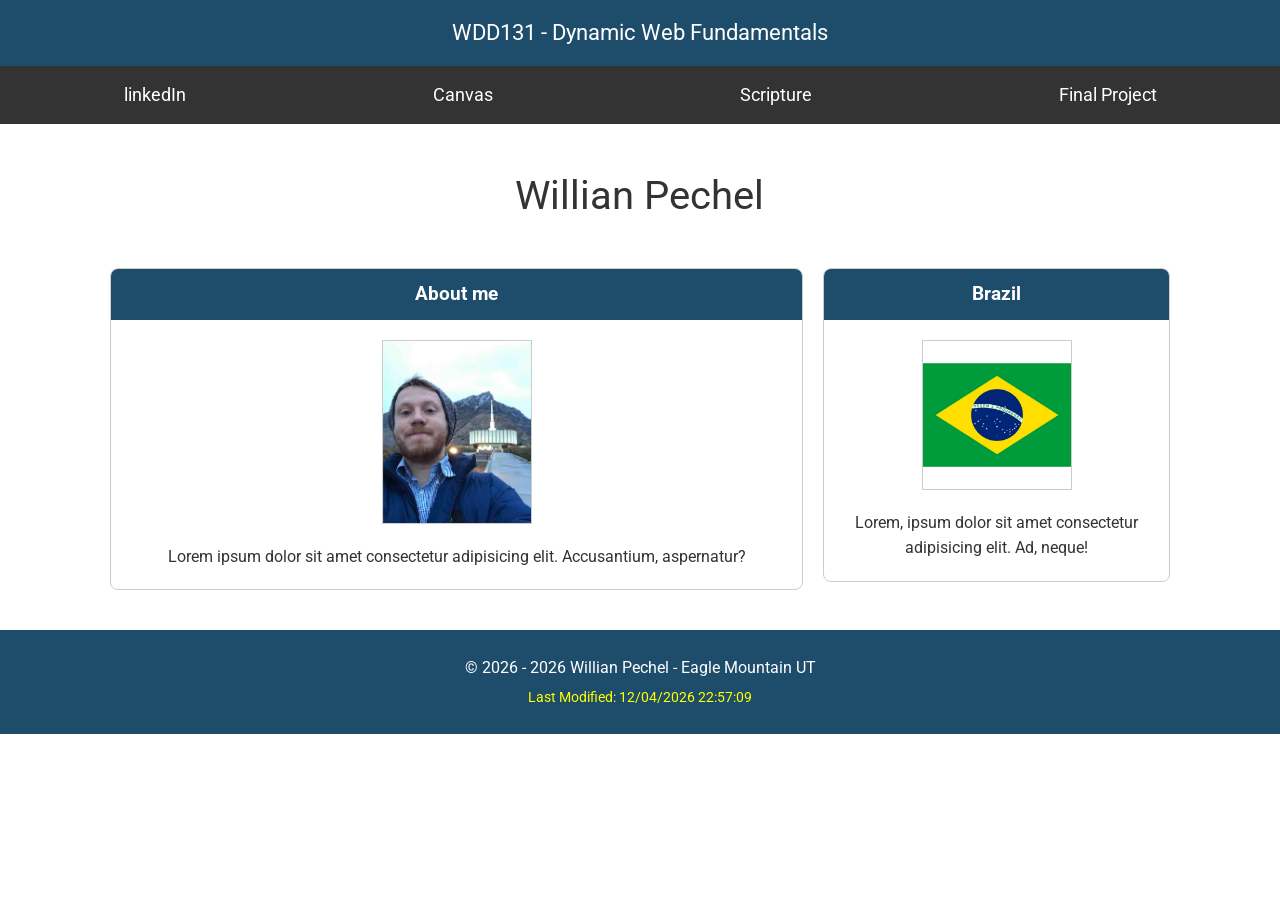
<file: index.html>
<!DOCTYPE html>
<html lang="en">
<head>
    <meta charset="UTF-8">
    <meta name="viewport" content="width=device-width, initial-scale=1.0">
    <title>WDD 131 - Dynamic Web Fundamentals - Willian Pechel</title>
    <meta name="description" content="WDD 131 - Dynamic Web Fundamentals - Willian Pechel - HTML, JavaScript and CSS Fundamentals.">
    <meta name="author" content="Willian Pechel">
    <link rel="stylesheet" href="styles/base.css">
    <script src="scripts/getdates.js" defer></script>

    <link rel="preconnect" href="https://fonts.googleapis.com">
    <link rel="preconnect" href="https://fonts.gstatic.com" crossorigin>
    <link href="https://fonts.googleapis.com/css2?family=Roboto:ital,wght@0,100..900;1,100..900&display=swap" rel="stylesheet">
</head>
<body>
    <header>
        <div class="header-title">
            <span id="course-title">WDD131 - Dynamic Web Fundamentals</span>
        </div>

        <div class="header-menu">
            <nav>
                <a href="https://www.linkedin.com/in/willian-pechel-045a992a7/" target="_blank">linkedIn</a>
                <a href="https://byupw.instructure.com/." target="_blank">Canvas</a>
                <a href="https://www.churchofjesuschrist.org/study/scriptures/ot/isa/9?lang=eng&id=p6#p6" target="_blank">Scripture</a>
                <a href="#" target="_blank">Final Project</a>
            </nav>
        </div>
    </header>

    <main>
        <h1>Willian Pechel</h1>

        <section class="card">
            <h2>About me</h2>
            <img src="images/willian_pechel_profile.jpg" alt="perfile Willian Pechel" height="200">
            <p>Lorem ipsum dolor sit amet consectetur adipisicing elit. Accusantium, aspernatur?</p>
        </section>

        <section class="card">
            <h2>Brazil</h2>
            <img src="images/brazilian_flag.webp" alt="national Brazilian Flag" height="200">
            <p>Lorem, ipsum dolor sit amet consectetur adipisicing elit. Ad, neque!</p>
        </section>
    </main>

    <footer>
        <p>&copy; 2026 - <span id="currentyear"></span> Willian Pechel - Eagle Mountain UT</p>
        <p id="lastModified"></p>
    </footer>
</body>
</html>
</file>
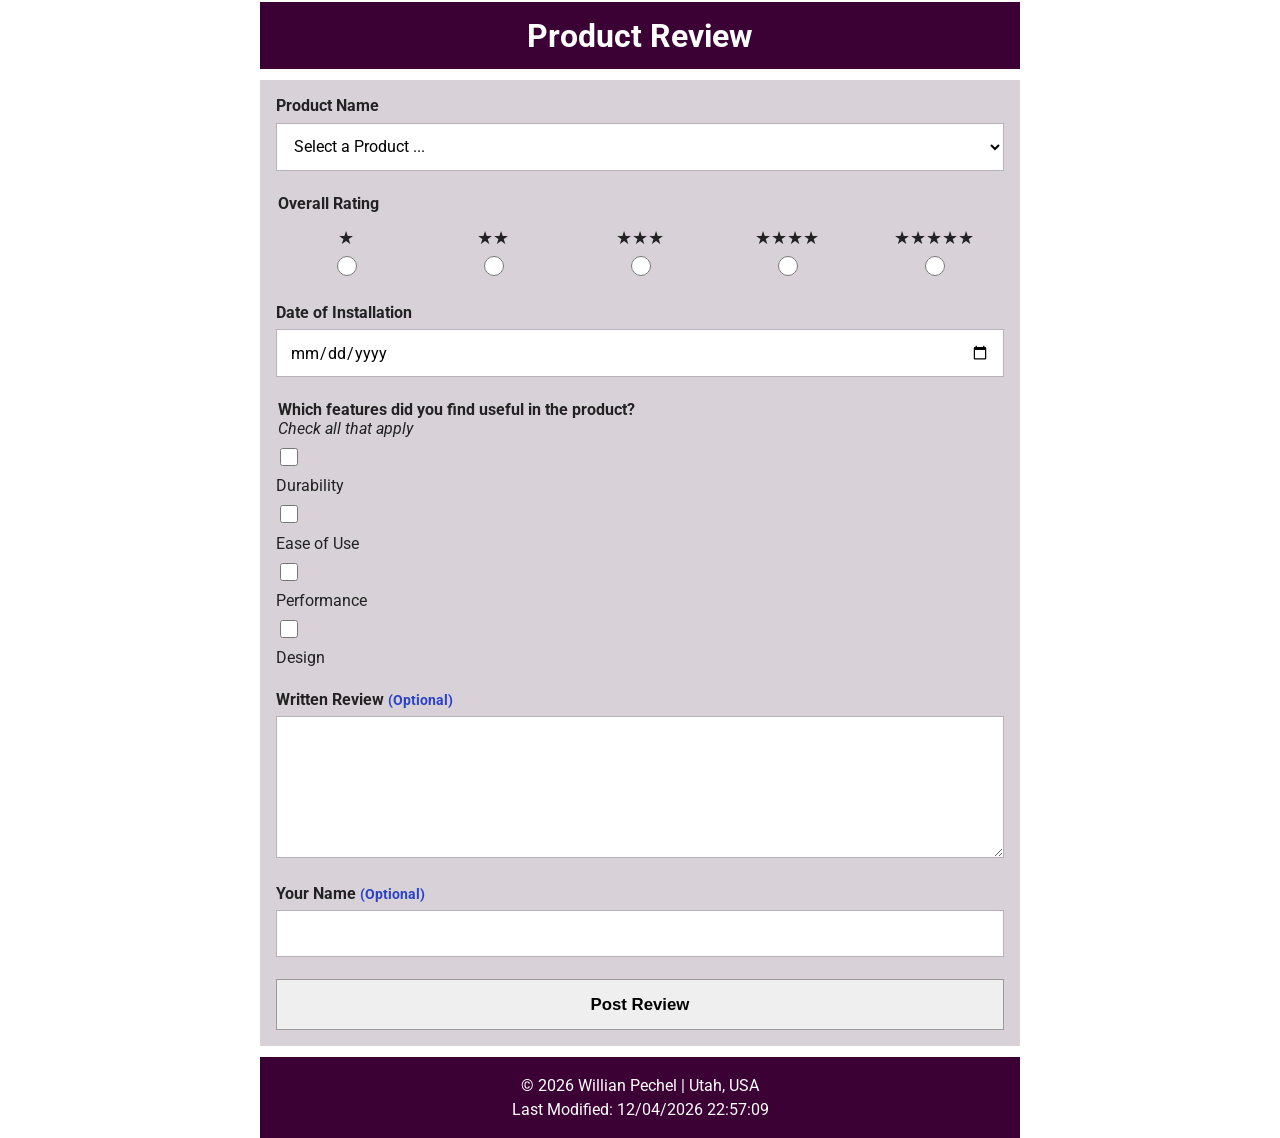
<file: form.html>
<!DOCTYPE html>
<html lang="en">
<head>
  <meta charset="UTF-8">
  <meta name="viewport" content="width=device-width, initial-scale=1.0">
  <title>Product Review</title>
  <meta name="description" content="Submit a detailed product review form including rating, features, and user feedback in a clean and user-friendly interface.">
  <meta name="author" content="Willian Pechel">
  <link rel="preconnect" href="https://fonts.googleapis.com">
  <link rel="preconnect" href="https://fonts.gstatic.com" crossorigin>
  <link href="https://fonts.googleapis.com/css2?family=Roboto:wght@400;500;700&display=swap" rel="stylesheet">
  <link rel="stylesheet" href="styles/form.css">
  <script src="scripts/form.js" defer></script>
</head>
<body>
  <header>
    <h1>Product Review</h1>
  </header>

  <main>
    <form method="get" action="review.html" class="review-form">
      <div class="form-group">
        <label for="productName">Product Name</label>
        <select id="productName" name="productName" required>
          <option value="" disabled selected>Select a Product ...</option>
        </select>
      </div>

      <fieldset class="form-group">
        <legend>Overall Rating</legend>
        <div class="rating-grid">
          <div class="rating-option">
            <label for="rating1">★</label>
            <input type="radio" id="rating1" name="rating" value="1" required>
          </div>
          <div class="rating-option">
            <label for="rating2">★★</label>
            <input type="radio" id="rating2" name="rating" value="2" required>
          </div>
          <div class="rating-option">
            <label for="rating3">★★★</label>
            <input type="radio" id="rating3" name="rating" value="3" required>
          </div>
          <div class="rating-option">
            <label for="rating4">★★★★</label>
            <input type="radio" id="rating4" name="rating" value="4" required>
          </div>
          <div class="rating-option">
            <label for="rating5">★★★★★</label>
            <input type="radio" id="rating5" name="rating" value="5" required>
          </div>
        </div>
      </fieldset>

      <div class="form-group">
        <label for="installDate">Date of Installation</label>
        <input type="date" id="installDate" name="installDate" required>
      </div>

      <fieldset class="form-group">
        <legend>Which features did you find useful in the product?<br><span class="hint">Check all that apply</span></legend>
        <div class="checkbox-group">
            <input type="checkbox" id="durability" name="features" value="Durability">
            <label for="durability">Durability</label>

            <input type="checkbox" id="easeOfUse" name="features" value="Ease of Use">
            <label for="easeOfUse">Ease of Use</label>

            <input type="checkbox" id="performance" name="features" value="Performance">
            <label for="performance">Performance</label>

            <input type="checkbox" id="design" name="features" value="Design">
            <label for="design">Design</label>
        </div>
      </fieldset>

      <div class="form-group">
        <label for="writtenReview">Written Review <span class="optional">(Optional)</span></label>
        <textarea id="writtenReview" name="writtenReview" rows="6"></textarea>
      </div>

      <div class="form-group">
        <label for="userName">Your Name <span class="optional">(Optional)</span></label>
        <input type="text" id="userName" name="userName">
      </div>

      <input type="submit" value="Post Review" class="submit-btn">
    </form>
  </main>

  <footer>
    <p>&copy; <span id="currentyear"></span> Willian Pechel | Utah, USA</p>
    <p id="lastModified"></p>
  </footer>
</body>
</html>
</file>
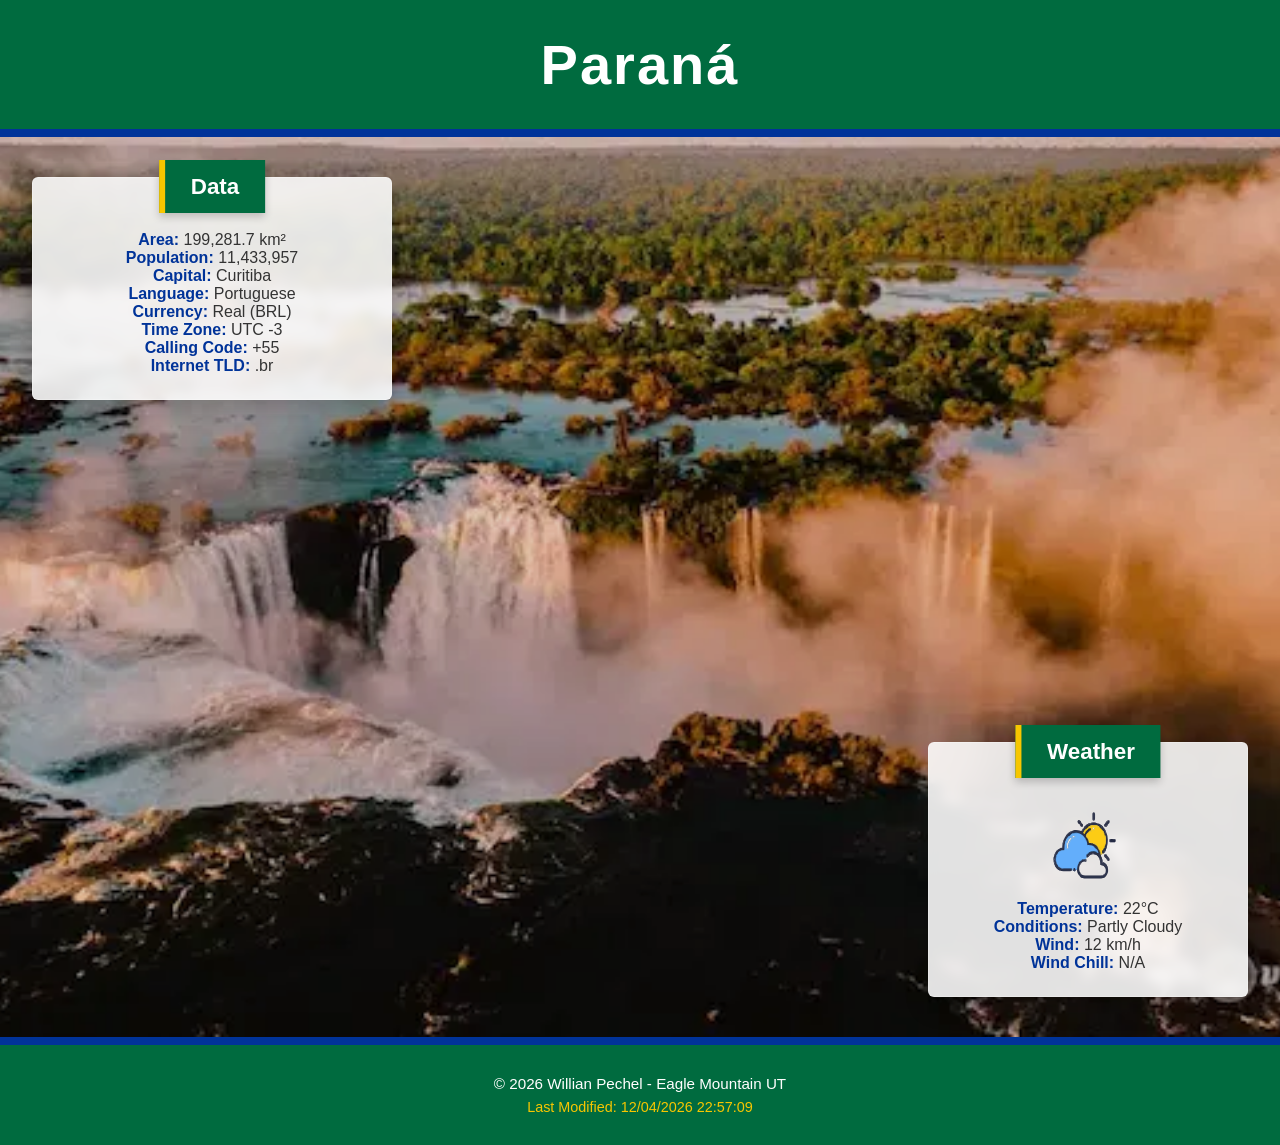
<file: place.html>
<!DOCTYPE html>
<html lang="en">
<head>
     <meta charset="UTF-8">
    <meta name="viewport" content="width=device-width, initial-scale=1.0">
    <title>WDD 131 - Place - Willian Pechel</title>
    <meta name="description" content="This is the page where it will show a place, some information such as some date and weather. Using HTML, CSS Grid, and JavaScript.">
    <meta name="author" content="Willian Pechel">
    <link rel="stylesheet" href="styles/place.css">
    <script src="scripts/place.js" defer></script>
     <link rel="preconnect" href="https://fonts.googleapis.com">
     <link rel="preconnect" href="https://fonts.gstatic.com" crossorigin>
     <link href="https://fonts.googleapis.com/css2?family=Roboto:ital,wght@0,100..900;1,100..900&display=swap" rel="stylesheet">

     </head>
<body>
    <header>
        <h1>Paraná</h1>
    </header>

         <main>
            <div class="hero">
                <picture>
                    <source
                        media="(max-width: 899px)"
                        srcset="images/cataracatas_ig.webp">

                    <source
                        media="(min-width: 1200px)"
                        srcset="images/cataratas_iguacu.webp">

                    <img 
                        src="images/cataratas_iguacu.webp" 
                        alt="Cataratas do Iguaçu">
                </picture>
            </div>

            <section class="data">
                <h2>Data</h2>
                <div class="data-content">
                    
                      <p><strong>Area:</strong> 199,281.7 km²</p>
                      <p><strong>Population:</strong> 11,433,957</p>
                      <p><strong>Capital:</strong> Curitiba</p>
                      <p><strong>Language:</strong> Portuguese</p>
                      <p><strong>Currency:</strong> Real (BRL)</p>
                      <p><strong>Time Zone:</strong> UTC -3</p>
                      <p><strong>Calling Code:</strong> +55</p>
                      <p><strong>Internet TLD:</strong> .br</p>
                    
                </div>
            </section>

                <section class="weather">
                    <h2>Weather</h2>
                    <div class="weather-content">
                            <img src="images/weather_icon.svg" alt="Weather Icon" width="100" height="100">
                        
                            <p><strong>Temperature:</strong> <span id="temp">22</span>°C</p>
                            <p><strong>Conditions:</strong> Partly Cloudy</p>
                            <p><strong>Wind:</strong> <span id="wind">12</span> km/h</p>
                            <p><strong>Wind Chill:</strong> <span id="windchill">N/A</span></p>
                        
                    </div>
                </section>
        </main>

        <footer>
        <p>&copy; <span id="currentyear"></span> Willian Pechel - Eagle Mountain UT</p>
         <p id="lastModified"></p>
        
        </footer>


   
    
</body>
</html>
</file>
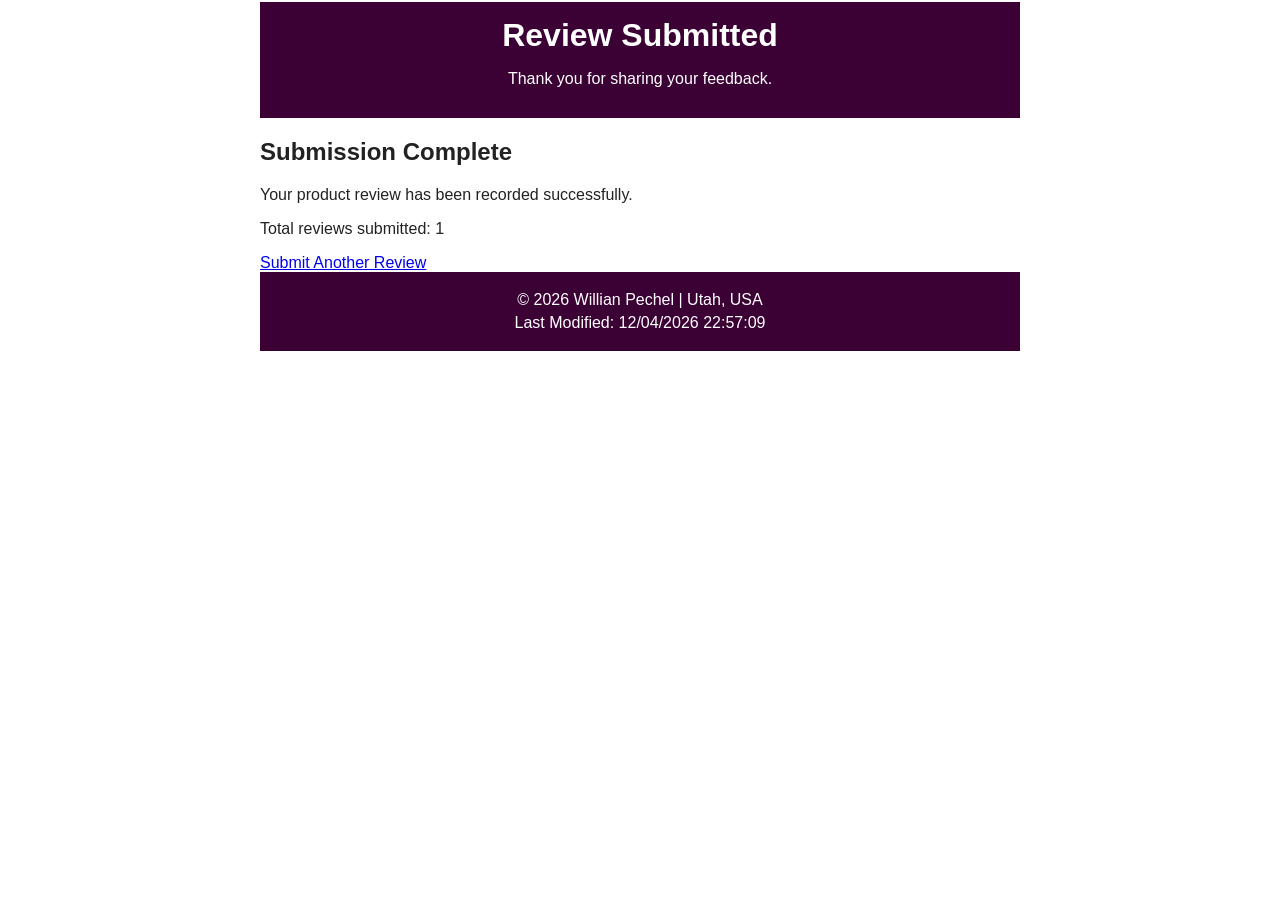
<file: review.html>
<!DOCTYPE html>
<html lang="en">
<head>
  <meta charset="UTF-8">
  <meta name="viewport" content="width=device-width, initial-scale=1.0">
  <title>Review Posted</title>
  <meta name="description" content="Review submission confirmation page.">
  <meta name="author" content="Willian Pechel">
  <link rel="preconnect" href="https://fonts.googleapis.com">
  <link rel="preconnect" href="https://fonts.gstatic.com" crossorigin>
  <link href="https://fonts.googleapis.com/css2?family=Inter:wght@400;500;700&display=swap" rel="stylesheet">
  <link rel="stylesheet" href="styles/form.css">
  <script src="scripts/review.js" defer></script>
</head>
<body>
  <header>
    <h1>Review Submitted</h1>
    <p>Thank you for sharing your feedback.</p>
  </header>

  <main>
    <section class="confirmation-card">
      <h2>Submission Complete</h2>
      <p>Your product review has been recorded successfully.</p>
      <p>Total reviews submitted: <span id="reviewCount">0</span></p>
      <a href="form.html" class="back-link">Submit Another Review</a>
    </section>
  </main>

  <footer>
    <p>&copy; <span id="currentyear"></span> Willian Pechel | Utah, USA</p>
    <p id="lastModified"></p>
  </footer>
</body>
</html>
</file>
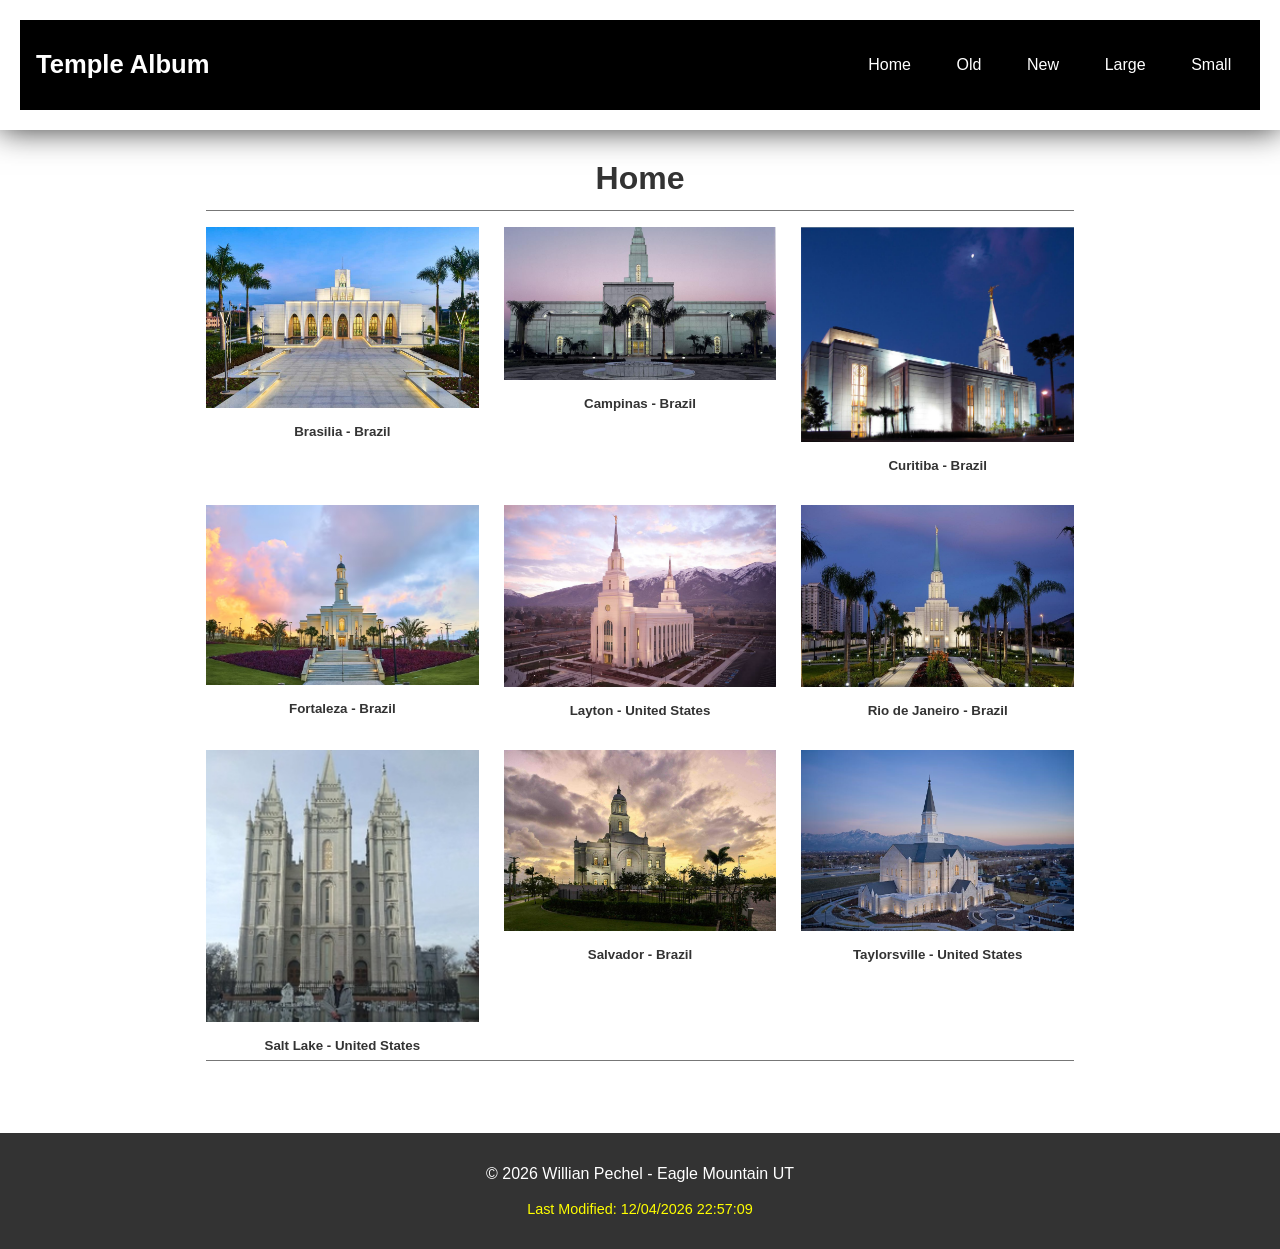
<file: temples.html>
<!DOCTYPE html>
<html lang="en">
<head>
     <meta charset="UTF-8">
    <meta name="viewport" content="width=device-width, initial-scale=1.0">
    <title>WDD 131 - Temples - Willian Pechel</title>
    <meta name="description" content="Photo gallery of temples for the WDD 131 course showing temple images in a responsive layout using HTML, CSS Grid, and JavaScript.">
    <meta name="author" content="Willian Pechel">
    <link rel="stylesheet" href="styles/temples.css">
    <link rel="stylesheet" href="styles/temples-large.css">
    <script src="scripts/temples.js" defer></script>
     <link rel="preconnect" href="https://fonts.googleapis.com">
     <link rel="preconnect" href="https://fonts.gstatic.com" crossorigin>
     <link href="https://fonts.googleapis.com/css2?family=Roboto:ital,wght@0,100..900;1,100..900&display=swap" rel="stylesheet">

</head>
<body>
    <header>
        

        <nav>
            <h1>Temple Album </h1>

            <button id="menu">☰</button>
            <ul>
                 <li> <a href="#">Home</a></li>
                 <li><a href="#">Old</a></li>
                 <li><a href="#">New</a></li>
                 <li><a href="#">Large</a></li>
                 <li><a href="#">Small</a></li>
            </ul>
        </nav>
    </header>

         <main>
            
            <h2>Home</h2>

            <div class="container temples">

            <figure>
                <img src="images/brasilia.jpeg" alt="Brasilia Temple" width="250"> 
                <figcaption>Brasilia - Brazil</figcaption>
            </figure>

            <figure>
                <img src="images/campinas.jpg" alt="Campinas Temple" width="250"> 
                <figcaption>Campinas - Brazil </figcaption>
            </figure>

            <figure>
                <img src="images/curitiba.jpeg" alt="Curitiba Temple" width="250"> 
                <figcaption>Curitiba - Brazil </figcaption>
            </figure>

            <figure>
                <img src="images/fortaleza.jpeg" alt="Fortaleza Temple" width="250"> 
                <figcaption>Fortaleza - Brazil</figcaption>
            </figure>

            <figure>
                <img src="images/layton.jpeg" alt="Layton Temple" width="250"> 
                <figcaption>Layton - United States</figcaption>
            </figure>

            <figure>
                <img src="images/rio-de-janeiro.jpeg" alt="Rio de Janeiro Temple" width="250"> 
                <figcaption>Rio de Janeiro - Brazil</figcaption>
            </figure>

            <figure>
                <img src="images/salt_lake.jpg" alt="Salt Lake Temple" width="250"> 
                <figcaption>Salt Lake - United States</figcaption>
            </figure>

            <figure>
                <img src="images/salvador.jpeg" alt="Salvador Temple" width="250"> 
                <figcaption>Salvador - Brazil</figcaption>
            </figure>

            <figure>
                <img src="images/taylorville.jpg" alt="Taylorville Temple" width="250"> 
                <figcaption>Taylorsville - United States</figcaption>
            </figure>
         </div>

        </main>

        <footer>
        <p>&copy; <span id="currentyear"></span> Willian Pechel - Eagle Mountain UT</p>
        <p id="lastModified"></p>
        
        </footer>


   
    
</body>
</html>
</file>
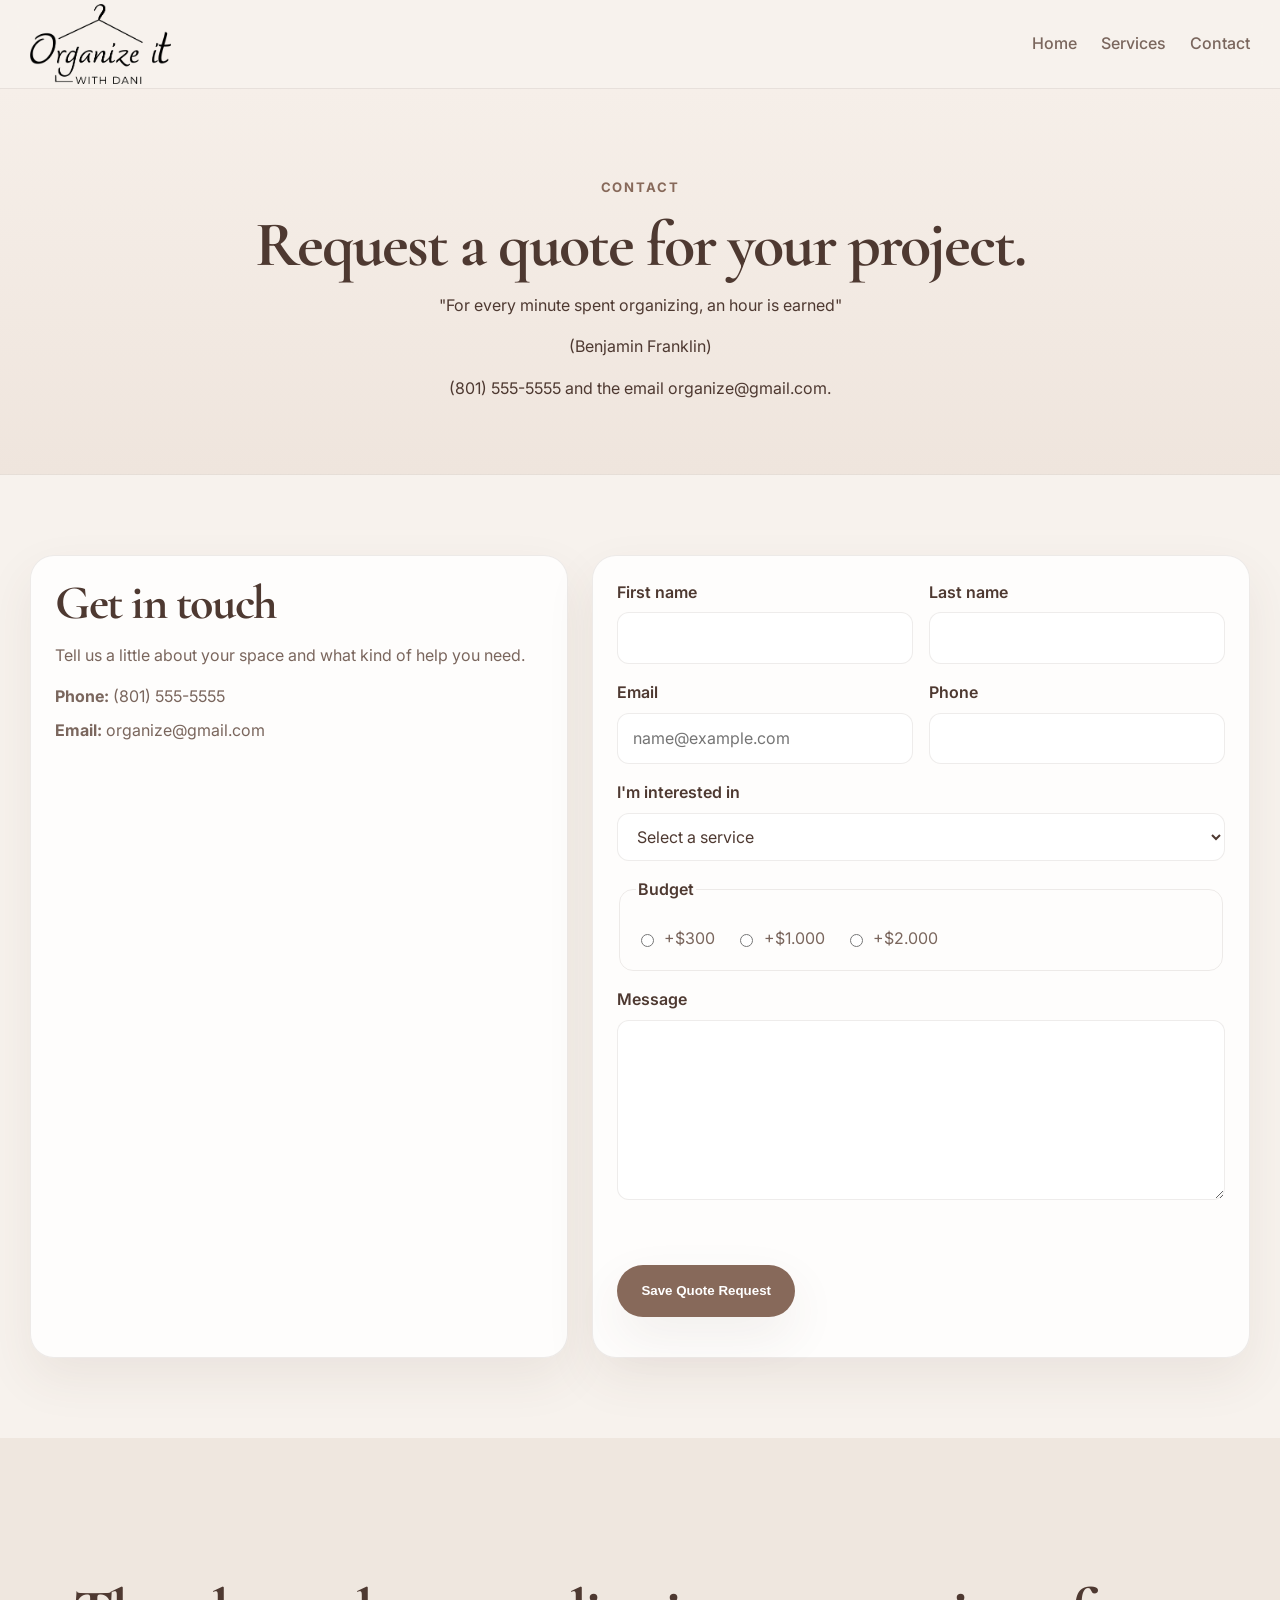
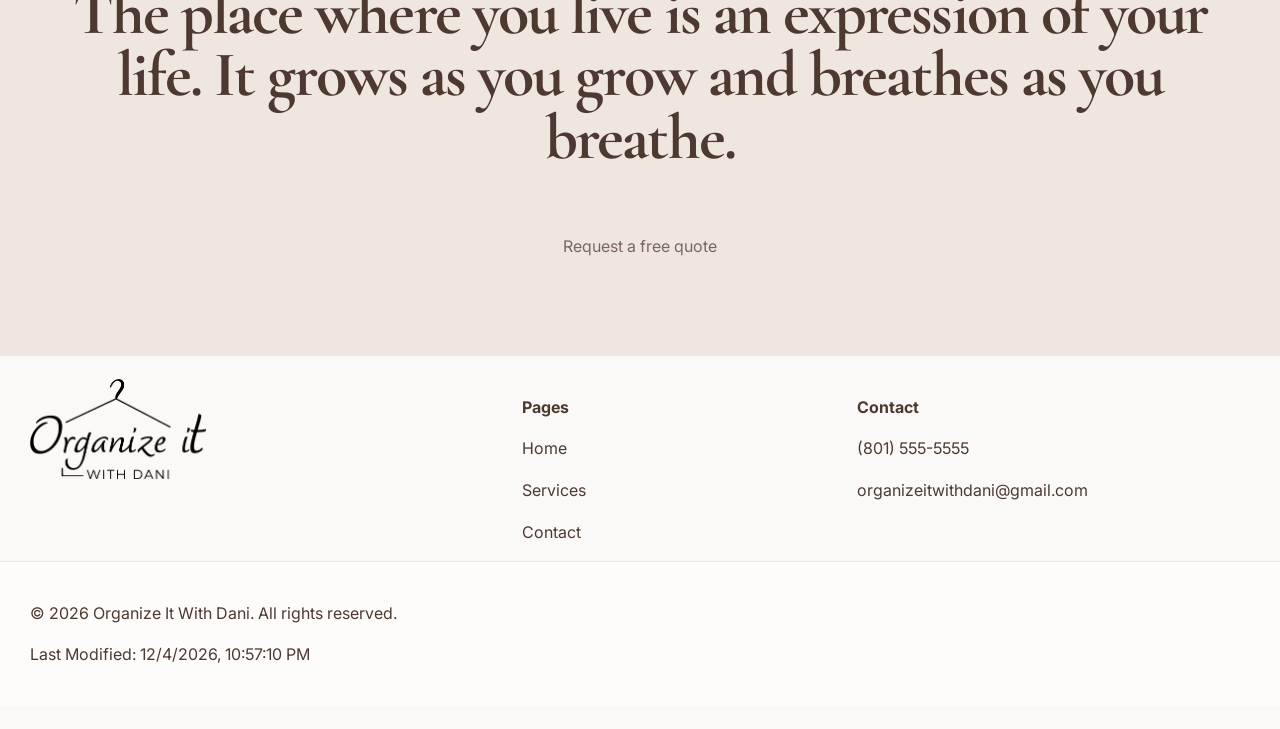
<file: project/contact.html>
<!DOCTYPE html>
<html lang="en-US">
<head>
  <meta charset="UTF-8">
  <meta name="viewport" content="width=device-width, initial-scale=1.0">
  <title>Willian Pechel - Organize It With Dani | Contact</title>
  <meta name="Willian Pechel">
  <meta
    name="description"
    content="Request an estimate for home organization services and save your quote request locally."
    
  >
  <link rel="preconnect" href="https://fonts.googleapis.com">
  <link rel="preconnect" href="https://fonts.gstatic.com" crossorigin>
  <link
    href="https://fonts.googleapis.com/css2?family=Cormorant+Garamond:wght@500;600;700&family=Inter:wght@400;500;600;700&display=swap"
    rel="stylesheet"
  >
  <link rel="stylesheet" href="styles/siteplan.css"">
  <script src="script/siteplan.js" defer></script>
</head>
<body data-page="contact">
  <a class="skip-link" href="#main-content">Skip to content</a>

  <header class="site-header">
    <div class="container nav-bar">
      <a class="brand" href="siteplan.html" aria-label="Organize It With Dani home page">
        
        <span class="brand-text">
           <img src="images/logo.png" alt="" height="80">
          
        </span>
      </a>

      <button class="menu-button" id="menuButton" aria-label="Open navigation" aria-expanded="false">
        ☰
      </button>

      <nav class="main-nav" id="mainNav" aria-label="Primary">
        <a href="siteplan.html">Home</a>
        <a href="services.html">Services</a>
        <a href="contact.html">Contact</a>
      </nav>
    </div>
  </header>

  <main id="main-content">
    <section class="inner-hero">
      <div class="container center-text">
        <p class="eyebrow">Contact</p>
        <h1 class="section-title">Request a quote for your project.</h1>
        <p class="section-copy">
         <P> "For every minute spent organizing, an hour is earned" <p>(Benjamin Franklin)</P>
          (801) 555-5555 and the email organize@gmail.com. 
        </p>
      </div>
    </section>

    <section class="section">
      <div class="container contact-layout">
        <div class="contact-panel">
          <h2 class="section-title left-text small-title">Get in touch</h2>
          <p>Tell us a little about your space and what kind of help you need.</p>
          <div class="contact-info">
            <p><strong>Phone:</strong> <a href="tel:+(801) 555-5555">(801) 555-5555</a></p>
            <p><strong>Email:</strong> <a href="mailto:organizei@gmail.com">organize@gmail.com</a></p>
          </div>
        </div>

        <form class="quote-form" id="quoteForm" method="get" action="contact.html">
          <div class="form-row">
            <div class="form-field">
              <label for="firstName">First name</label>
              <input id="firstName" name="firstName" type="text" required autocomplete="given-name">
            </div>
            <div class="form-field">
              <label for="lastName">Last name</label>
              <input id="lastName" name="lastName" type="text" required autocomplete="family-name">
            </div>
          </div>

          <div class="form-row">
            <div class="form-field">
              <label for="email">Email</label>
              <input id="email" name="email" type="email" required autocomplete="email" placeholder="name@example.com">
            </div>
            <div class="form-field">
              <label for="phone">Phone</label>
              <input id="phone" name="phone" type="tel" required autocomplete="tel">
            </div>
          </div>

          <div class="form-row">
            <div class="form-field full-width">
              <label for="service">I'm interested in</label>
              <select id="service" name="service" required>
                <option value="">Select a service</option>
                <option value="Whole House">Whole House</option>
                <option value="Pantry and Kitchen">Pantry and Kitchen</option>
                <option value="Packing and Unpacking">Packing and Unpacking</option>
                <option value="Downsize">Downsize</option>
                <option value="Garage">Garage</option>
              </select>
            </div>
          </div>

          <fieldset class="form-fieldset">
            <legend>Budget</legend>
            <label><input type="radio" name="projectSize" value="Small" required> +$300 </label>
            <label><input type="radio" name="projectSize" value="Medium"> +$1.000</label>
            <label><input type="radio" name="projectSize" value="Large"> +$2.000</label>
          </fieldset>

          <div class="form-row">
            <div class="form-field full-width">
              <label for="message">Message</label>
              <textarea id="message" name="message" rows="6" required></textarea>
            </div>
          </div>

          <div class="form-row">
            <div class="form-field checkbox-field full-width">
              <label>
                
               
              </label>
            </div>
          </div>

          <button class="btn btn-primary" type="submit">Save Quote Request</button>
          <p class="form-status" id="formStatus" aria-live="polite"></p>
        </form>
      </div>
    </section>

    <section class="section alt-bg">
      <div class="container">
        <div class="center-text">
         
          <h2 class="section-title">  <p>The place where you live is an expression of your life. It grows as you grow and breathes as you breathe.</p></h2>
          <p class="section-copy">
            Request a free quote
          </p>
        </div>
        <div class="saved-requests" id="savedRequests"></div>
      </div>
    </section>
  </main>

  <footer class="site-footer">
    <div class="container footer-grid">
      <div>
    
         <img src="images/logo.png" alt="" height="100">
      
      </div>
      <div>
        <p><strong>Pages</strong></p>
        <p><a href="index.html">Home</a></p>
        <p><a href="services.html">Services</a></p>
        <p><a href="contact.html">Contact</a></p>
      </div>
      <div>
        <p><strong>Contact</strong></p>
        <p><a href="tel:+1">(801) 555-5555</a></p>
        <p><a href="mailto:organizeitwithdani@gmail.com">organizeitwithdani@gmail.com</a></p>
      </div>
    </div>
  <footer class="site-footer">
  <div class="container center-footer">
    <p>© <span id="currentyear"></span> Organize It With Dani. All rights reserved.</p>
    <p id="lastModified"></p>
  </div>

</footer>
</file>
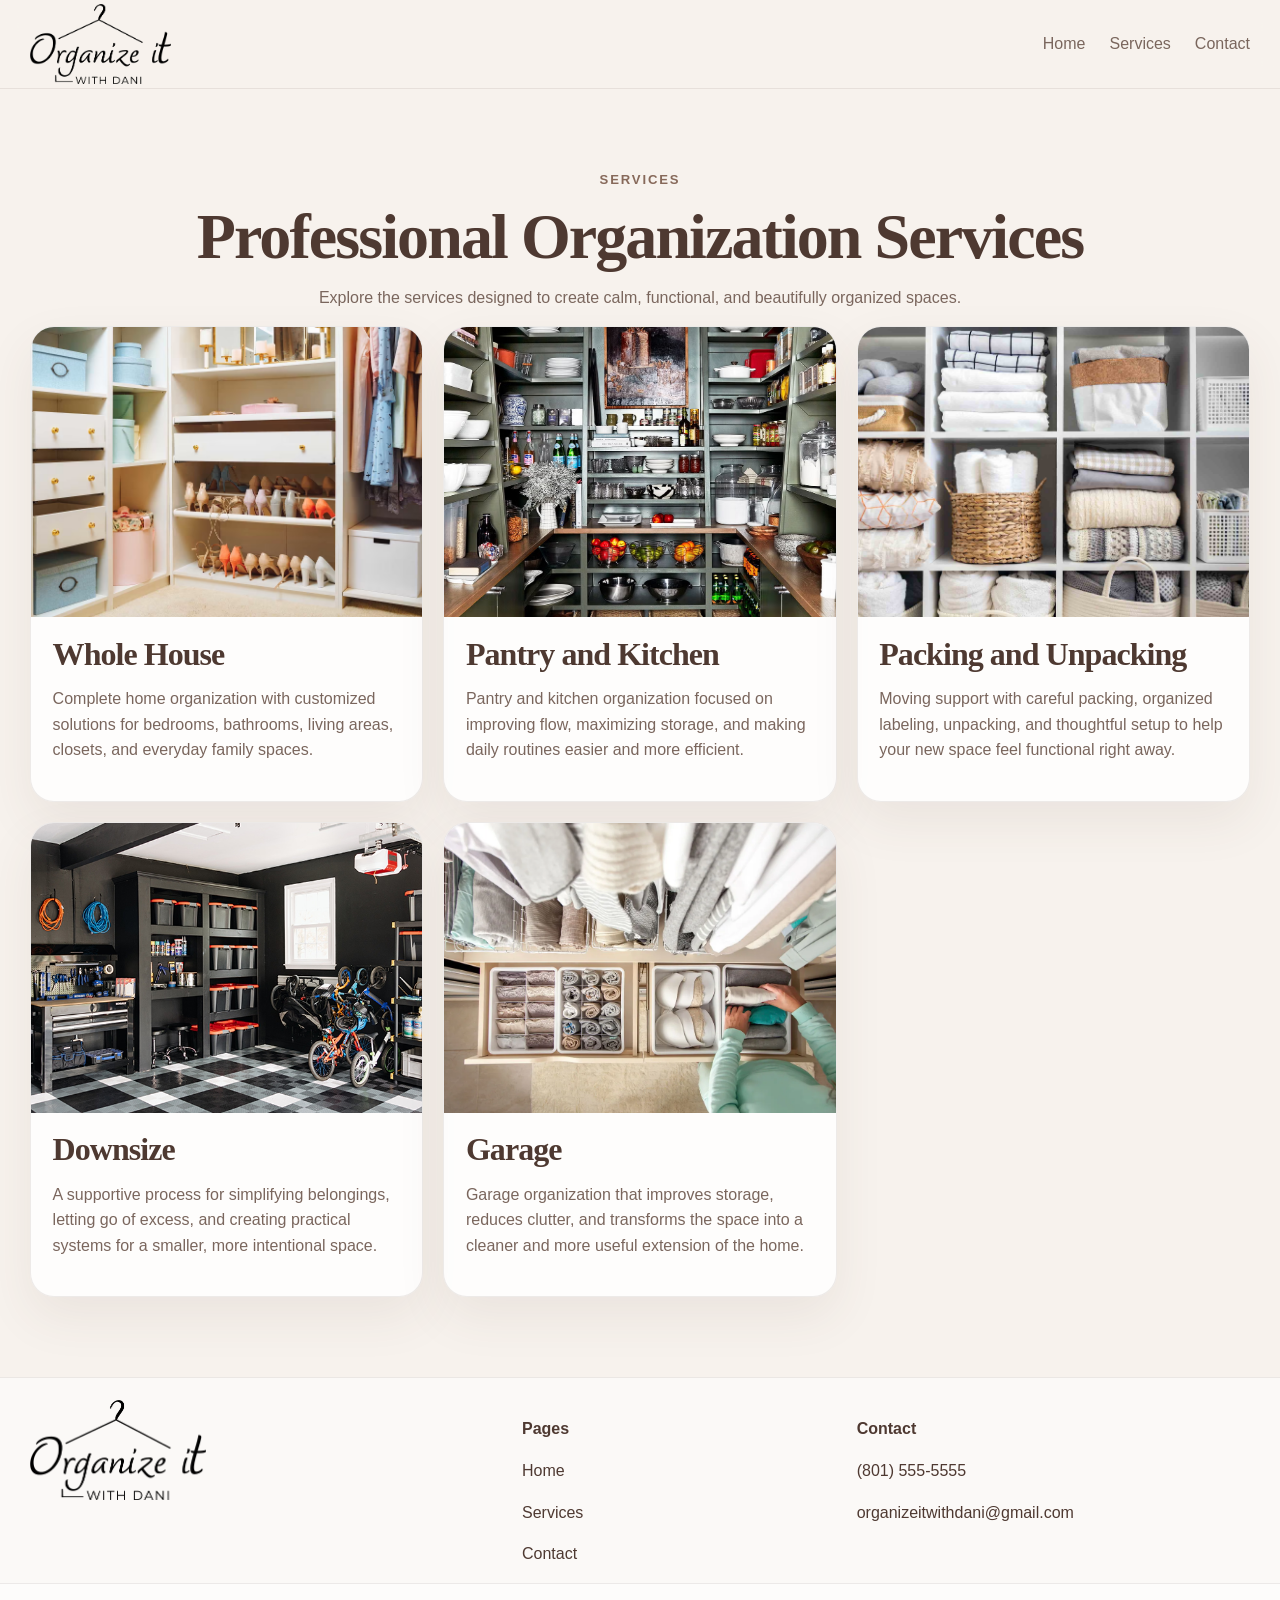
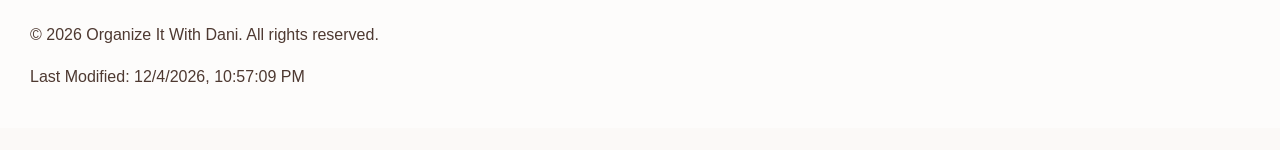
<file: project/services.html>
<!DOCTYPE html>
<html lang="en">
<head>
  <meta charset="UTF-8">
  <meta name="viewport" content="width=device-width, initial-scale=1.0">
   <meta name="Willian Pechel">
  <title>Services</title>


  <link rel="stylesheet" href="styles/siteplan.css">
  <script src="script/siteplan.js" defer></script>

  <header class="site-header">
    <div class="container nav-bar">
      <a class="brand" href="siteplan.html" aria-label="Organize It With Dani home page">
        
        <span class="brand-text">
          <img src="images/logo.png" alt="" height="80">
          
        </span>
      </a>

      <button class="menu-button" id="menuButton" aria-label="Open navigation" aria-expanded="false">
        ☰
      </button>

      <nav class="main-nav" id="mainNav" aria-label="Primary">
        <a href="siteplan.html">Home</a>
        <a href="services.html">Services</a>
        <a href="contact.html">Contact</a>
      </nav>
    </div>
  </header>


<body>

<section class="section">
  <div class="container">
    <div class="center-text">
      <p class="eyebrow">Services</p>
      <h2 class="section-title">Professional Organization Services</h2>
      <p class="section-copy">
        Explore the services designed to create calm, functional, and beautifully organized spaces.
      </p>
    </div>

    <div class="card-grid">

      <article class="service-card">
        <img src="images/quarto.avif" alt="Organized shelving with storage baskets">
        <div class="card-body">
          <h3>Whole House</h3>
          <p>
            Complete home organization with customized solutions for bedrooms, bathrooms,
            living areas, closets, and everyday family spaces.
          </p>
        </div>
      </article>

      <article class="service-card">
        <img src="images/fotos_2.avif" alt="Organized pantry with clear containers and labels">
        <div class="card-body">
          <h3>Pantry and Kitchen</h3>
          <p>
            Pantry and kitchen organization focused on improving flow, maximizing storage,
            and making daily routines easier and more efficient.
          </p>
        </div>
      </article>

      <article class="service-card">
        <img src="images/organize-shelving.jpg" alt="Organized home items prepared for moving">
        <div class="card-body">
          <h3>Packing and Unpacking</h3>
          <p>
            Moving support with careful packing, organized labeling, unpacking, and
            thoughtful setup to help your new space feel functional right away.
          </p>
        </div>
      </article>

      <article class="service-card">
        <img src="images/hero-garage.avif" alt="Organized simplified storage space">
        <div class="card-body">
          <h3>Downsize</h3>
          <p>
            A supportive process for simplifying belongings, letting go of excess, and
            creating practical systems for a smaller, more intentional space.
          </p>
        </div>
      </article>

      <article class="service-card">
        <img src="images/professional-organizer.webp" alt="Organized garage with shelves and storage bins">
        <div class="card-body">
          <h3>Garage</h3>
          <p>
            Garage organization that improves storage, reduces clutter, and transforms
            the space into a cleaner and more useful extension of the home.
          </p>
        </div>
      </article>

    </div>
  </div>
</section>
<footer class="site-footer">
    <div class="container footer-grid">
      <div>
    
         <img src="images/logo.png" alt="" height="100">
      
      </div>
      <div>
        <p><strong>Pages</strong></p>
        <p><a href="index.html">Home</a></p>
        <p><a href="services.html">Services</a></p>
        <p><a href="contact.html">Contact</a></p>
      </div>
      <div>
        <p><strong>Contact</strong></p>
        <p><a href="tel:+1">(801) 555-5555</a></p>
        <p><a href="mailto:organizeitwithdani@gmail.com">organizeitwithdani@gmail.com</a></p>
      </div>
    </div>
  <footer class="site-footer">
  <div class="container center-footer">
    <p>© <span id="currentyear"></span> Organize It With Dani. All rights reserved.</p>
    <p id="lastModified"></p>
  </div>

</footer>
</file>
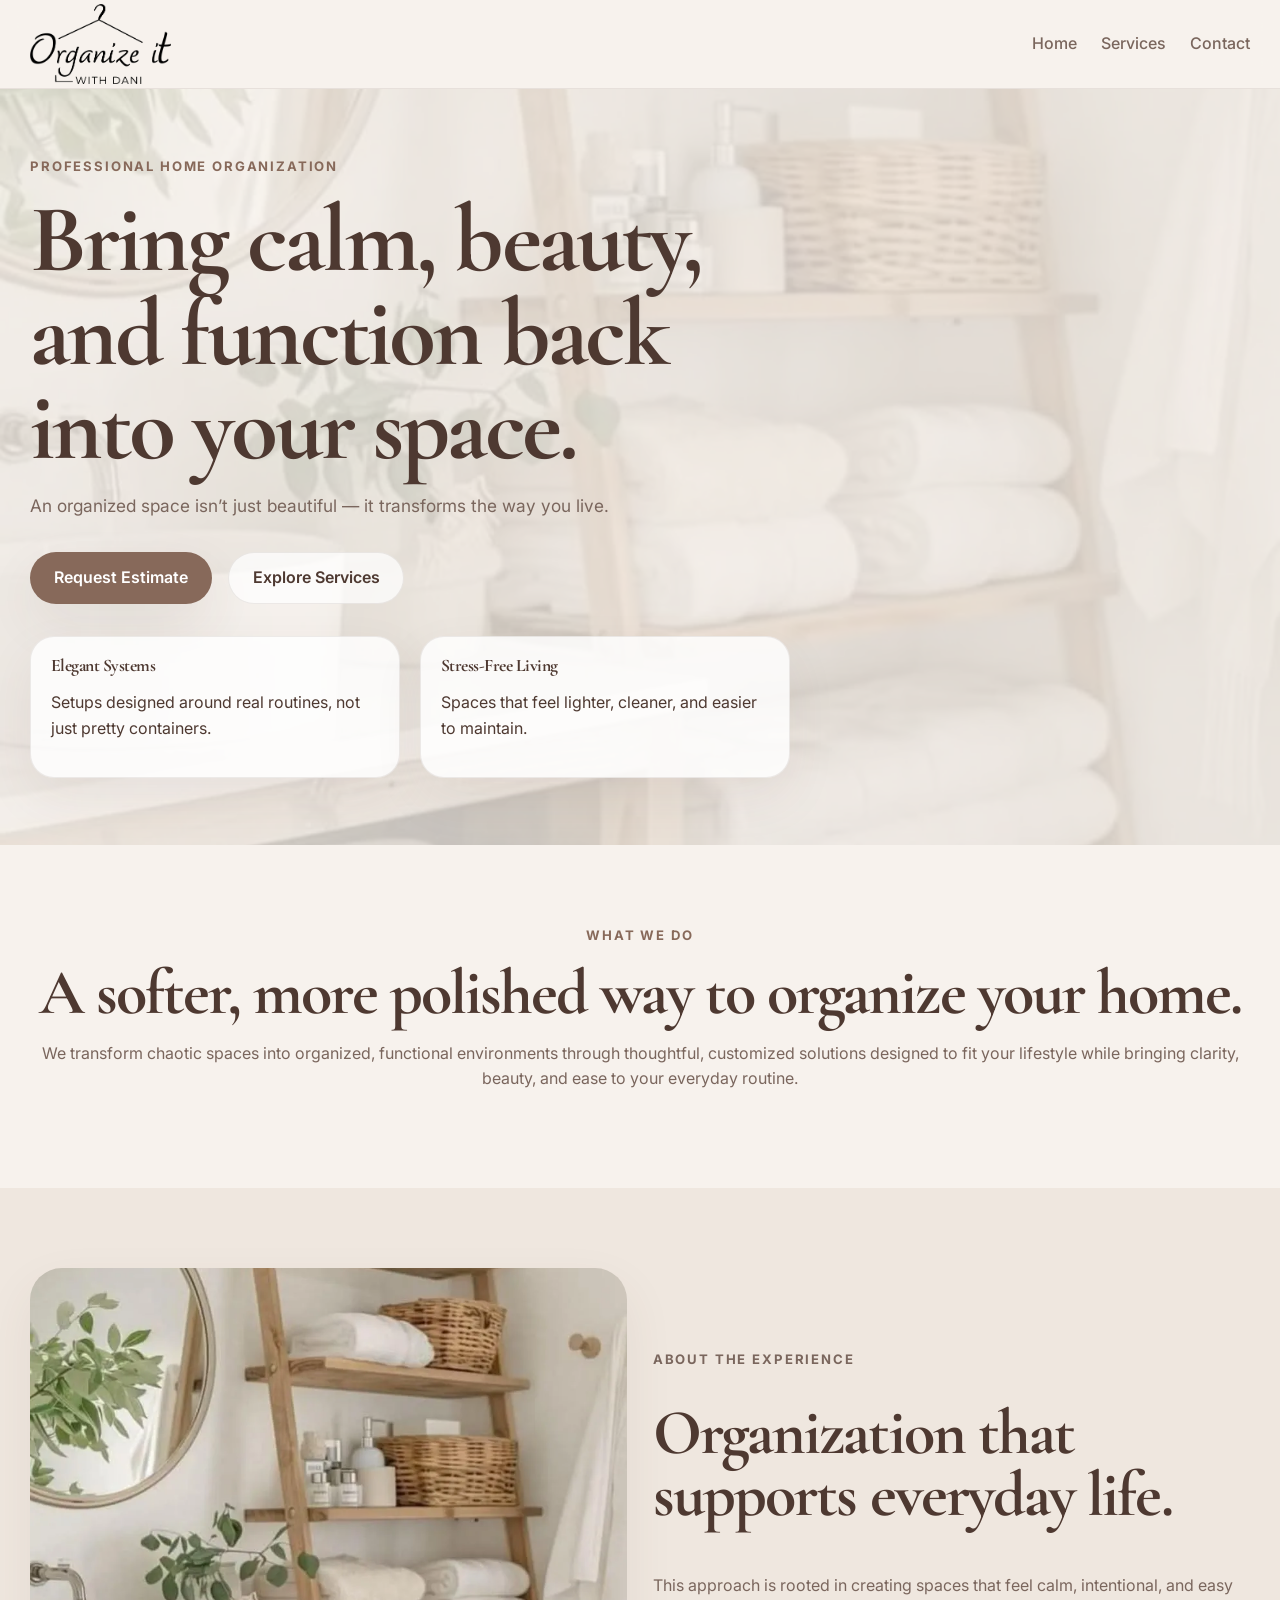
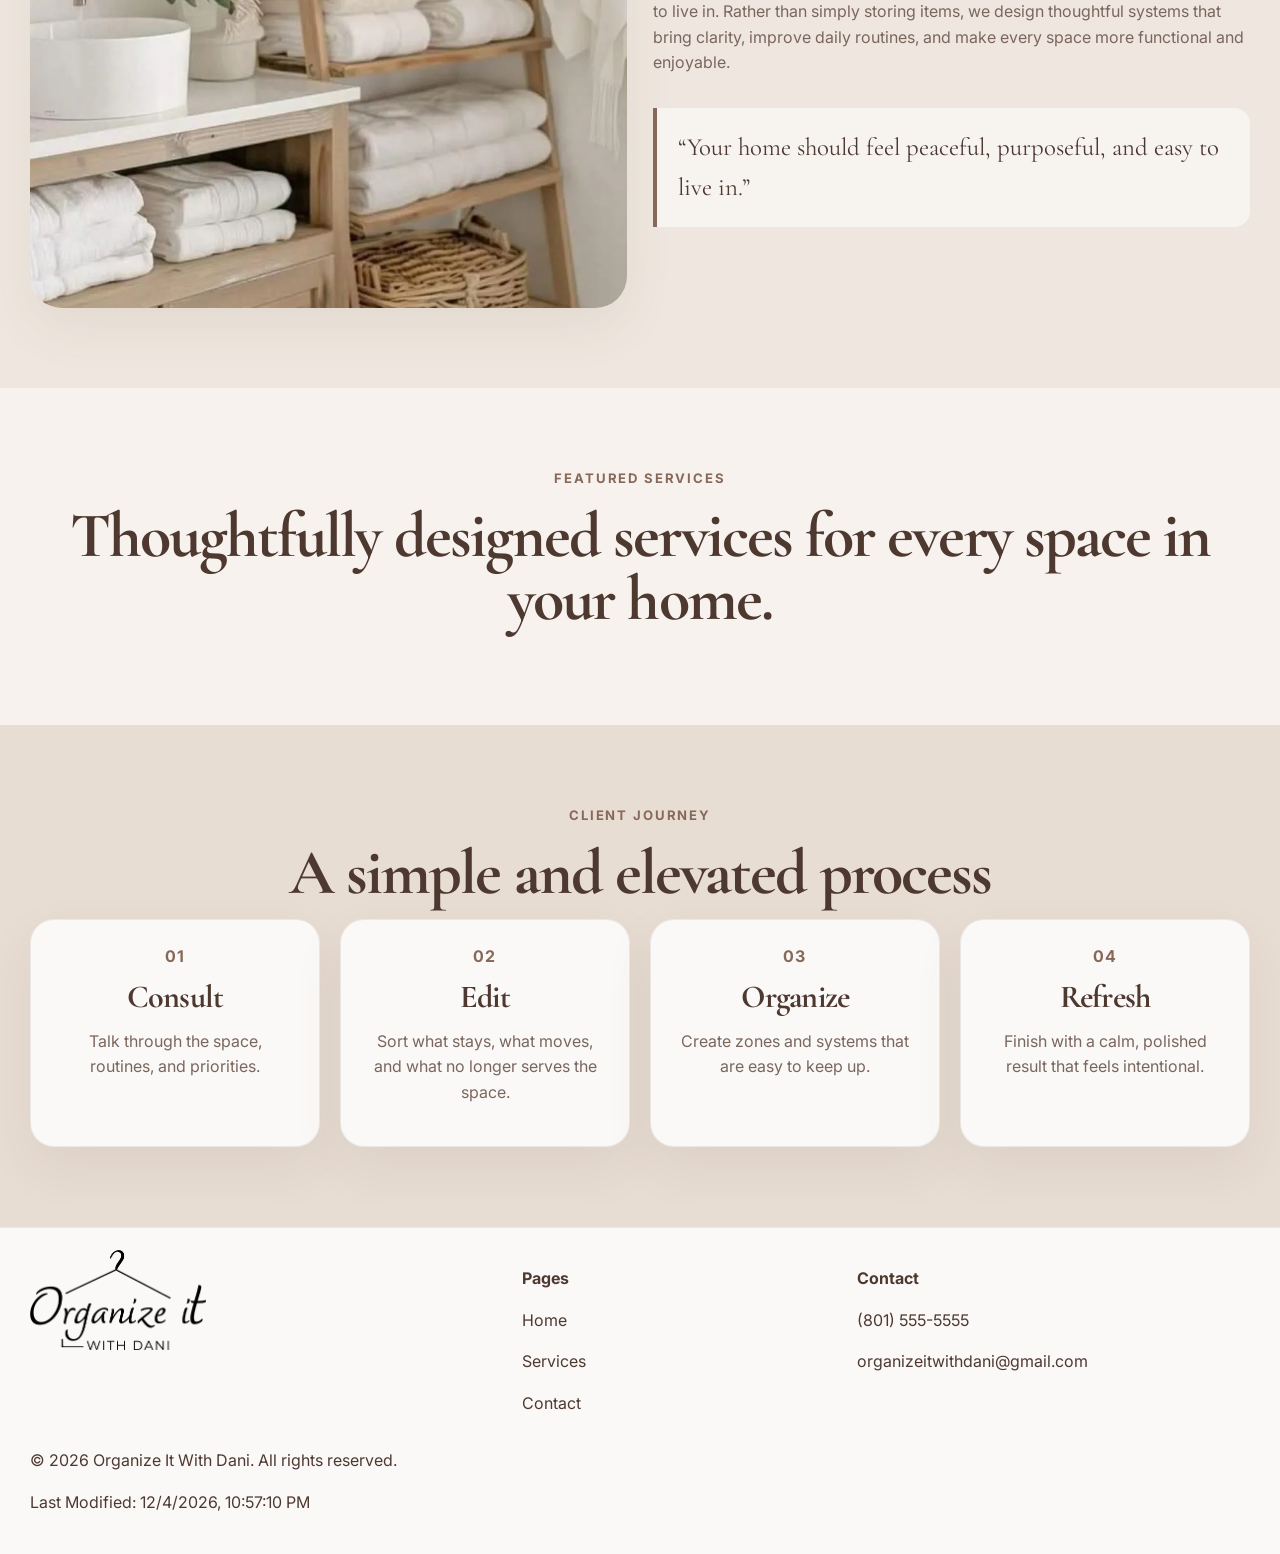
<file: project/siteplan.html>
<!DOCTYPE html>
<html lang="en-US">
<head>
  <meta charset="UTF-8">
  <meta name="viewport" content="width=device-width, initial-scale=1.0">
  <title>Organize It With Dani | Home</title>
   <meta name="Willian Pechel">
  <meta name="description" content="Professional home organization with elegant systems, calm spaces, and a refined client experience."
  >
  <link rel="preconnect" href="https://fonts.googleapis.com">
  <link rel="preconnect" href="https://fonts.gstatic.com" crossorigin>
  <link
    href="https://fonts.googleapis.com/css2?family=Cormorant+Garamond:wght@500;600;700&family=Inter:wght@400;500;600;700&display=swap"
    rel="stylesheet"
  >
    <link rel="stylesheet" href="styles/siteplan.css">
    <script src="script/siteplan.js" defer></script>
</head>
<body data-page="home">
  <a class="skip-link" href="#main-content">Skip to content</a>

  <header class="site-header">
    <div class="container nav-bar">
      <a class="brand" href="siteplan.html" aria-label="Organize It With Dani home page">
        
        <span class="brand-text">
          <img src="images/logo.png" alt="" height="80">
          
        </span>
      </a>

      <button class="menu-button" id="menuButton" aria-label="Open navigation" aria-expanded="false">
        ☰
      </button>

      <nav class="main-nav" id="mainNav" aria-label="Primary">
        <a href="siteplan.html">Home</a>
        <a href="services.html">Services</a>
        <a href="contact.html">Contact</a>
      </nav>
    </div>
  </header>

  <main id="main-content">
    <section class="hero">
      <div class="hero-overlay"></div>
      <div class="container hero-content">
        <div class="hero-copy">
          <p class="eyebrow">Professional Home Organization</p>
          <h1>Bring calm, beauty, and function back into your space.</h1>
          <p class="hero-text">
            An organized space isn’t just beautiful — it transforms the way you live.
          <div class="hero-actions">
            <a class="btn btn-primary" href="contact.html">Request Estimate</a>
            <a class="btn btn-secondary" href="services.html">Explore Services</a>
          </div>
          <div class="hero-points">
            <article class="glass-card">
              <h2>Elegant Systems</h2>
              <p>Setups designed around real routines, not just pretty containers.</p>
            </article>
            <article class="glass-card">
              <h2>Stress-Free Living</h2>
              <p>Spaces that feel lighter, cleaner, and easier to maintain.</p>
            </article>
          </div>
        </div>
      </div>
    </section>

    <section class="section">
      <div class="container center-text">
        <p class="eyebrow">What We Do</p>
        <h2 class="section-title">A softer, more polished way to organize your home.</h2>
        <p class="section-copy">
          We transform chaotic spaces into organized, functional environments through
      thoughtful, customized solutions designed to fit your lifestyle while
      bringing clarity, beauty, and ease to your everyday routine.
        </p>
      </div>
    </section>

    <section class="section alt-bg">
      <div class="container two-column">
        <div>
          <img
            src="images/restroom.webp"
            alt="Organized bathroom shelves styled with baskets and folded towels"
            class="feature-image"
            loading="eager"
            width="900"
            height="1200"
          >
        </div>
        <div class="stack-text">
          <p class="eyebrow">About the Experience</p>
          <h2 class="section-title left-text">Organization that supports everyday life.</h2>
          <p>
            This approach is rooted in creating spaces that feel calm, intentional, and easy to live in.
            Rather than simply storing items, we design thoughtful systems that bring clarity, improve
            daily routines, and make every space more functional and enjoyable.
          </p>
          <blockquote class="quote-box">
            “Your home should feel peaceful, purposeful, and easy to live in.”
          </blockquote>
        </div>
      </div>
    </section>

    <section class="section">
      <div class="container">
        <div class="center-text">
          <p class="eyebrow">Featured Services</p>
          <h2 class="section-title">Thoughtfully designed services for every space in your home.</h2>
        </div>
        <div class="card-grid" id="featuredServices"></div>
      </div>
    </section>

    <section class="section warm-bg">
      <div class="container">
        <div class="center-text">
          <p class="eyebrow">Client Journey</p>
          <h2 class="section-title">A simple and elevated process</h2>
        </div>
        <div class="process-grid">
          <article class="process-card">
            <span>01</span>
            <h3>Consult</h3>
            <p>Talk through the space, routines, and priorities.</p>
          </article>
          <article class="process-card">
            <span>02</span>
            <h3>Edit</h3>
            <p>Sort what stays, what moves, and what no longer serves the space.</p>
          </article>
          <article class="process-card">
            <span>03</span>
            <h3>Organize</h3>
            <p>Create zones and systems that are easy to keep up.</p>
          </article>
          <article class="process-card">
            <span>04</span>
            <h3>Refresh</h3>
            <p>Finish with a calm, polished result that feels intentional.</p>
          </article>
        </div>
      </div>
    </section>
  </main>

 <footer class="site-footer">

  <div class="container footer-grid">
    <div>
      <img src="images/logo.png" alt="Organize It With Dani logo" height="100">
    </div>

    <div>
      <p><strong>Pages</strong></p>
      <p><a href="siteplan.html">Home</a></p>
      <p><a href="services.html">Services</a></p>
      <p><a href="contact.html">Contact</a></p>
    </div>

    <div>
      <p><strong>Contact</strong></p>
      <p><a href="tel:+18015555555">(801) 555-5555</a></p>
      <p><a href="mailto:organizeitwithdani@gmail.com">organizeitwithdani@gmail.com</a></p>
    </div>
  </div>

  <div class="container center-footer">
    <p>© <span id="currentyear"></span> Organize It With Dani. All rights reserved.</p>
    <p id="lastModified"></p>
  </div>

</footer>
</file>
<file: styles/base.css>
:root {
    --primary-blue: #1e4d6b;
    --dark-grey: #333333;
    --light-grey: #f4f4f4;
    --border-color: #cccccc;
    --footer-bg: #1e4d6b;
    --footer-text: #ffffff;
    --last-mod-color: #ffff00;
}

* {
    margin: 0;
    padding: 0;
    box-sizing: border-box;
}

body {
    font-family: 'Roboto', sans-serif;
    line-height: 1.6;
    color: #333;
    background-color: #fff;
}

header {
    background-color: var(--primary-blue);
    color: white;
    text-align: center;
}

.header-title {
    padding: 15px 0;
}

#course-title {
    font-size: 1.4rem;
    font-weight: 400;
}

nav {
    background-color: var(--dark-grey);
    display: flex;
    justify-content: space-around;
    padding: 10px 0;
}

nav a {
    color: white;
    text-decoration: none;
    font-size: 1.1rem;
    padding: 5px 15px;
    transition: background-color 0.3s;
}

nav a:hover {
    background-color: #555;
    text-decoration: underline;
}

main {
    max-width: 1100px;
    margin: 20px auto;
    padding: 0 20px;
    display: grid;
    grid-template-columns: 2fr 1fr;
    gap: 20px;
    align-items: start;
}

h1 {
    grid-column: 1 / -1; 
    text-align: center;
    font-size: 2.5rem;
    margin: 20px 0;
    font-weight: 400;
}

.card {
    border: 1px solid var(--border-color);
    border-radius: 8px;
    overflow: hidden;
    background-color: #fff;
    display: flex;
    flex-direction: column;
}

.card h2 {
    background-color: var(--primary-blue);
    color: white;
    padding: 10px;
    text-align: center;
    font-size: 1.2rem;
    font-weight: 700;
}


.card img {
    width: 150px;
    height: auto;
    margin: 20px auto;
    border: 1px solid #ccc;
    
    
}

.card p {
    padding: 0 20px 20px 20px;
    text-align: center;
}


footer {
    background-color: var(--footer-bg);
    color: var(--footer-text);
    text-align: center;
    padding: 20px 0;
    margin-top: 40px;
}

footer p {
    margin: 5px 0;
}

#lastModified {
    color: var(--last-mod-color);
    font-size: 0.9rem;
}


@media (max-width: 850px) {
    main {
        grid-template-columns: 1fr;
    }
    
    nav {
        flex-direction: column;
        gap: 10px;
    }
}
</file>
<file: styles/form.css>
:root {
  --primary: #3b0034;
  --form-bg: #d8d1d8;
  --text: #222222;
  --white: #ffffff;
  --border: #b9b1b9;
  --optional: #2a42c7;
}

* {
  box-sizing: border-box;
}

body {
  margin: 0;
  font-family: "Roboto", sans-serif;
  background: var(--white);
  color: var(--text);
}

header,
footer {
  max-width: 760px;
  margin: 0 auto;
  background: var(--primary);
  color: var(--white);
  text-align: center;
}

header {
  padding: 0.9rem 1rem;
  margin-top: 0.15rem;
}

header h1 {
  margin: 0;
  font-size: 2rem;
  font-weight: 700;
}

main {
  max-width: 760px;
  margin: 0 auto;
}

.review-form {
  background: var(--form-bg);
  padding: 1rem;
  margin: 0.7rem 0;
}

.form-group,
fieldset {
  border: none;
  padding: 0;
  margin: 0 0 1.4rem 0;
}

label,
legend {
  font-size: 1rem;
  font-weight: 700;
  margin-bottom: 0.45rem;
  display: block;
}

.hint {
  font-style: italic;
  font-weight: 400;
}

.optional {
  color: var(--optional);
  font-size: 0.9rem;
  font-weight: 700;
}

select,
input[type="date"],
input[type="text"],
textarea {
  width: 100%;
  padding: 0.8rem;
  font: inherit;
  border: 1px solid var(--border);
  background: var(--white);
}

textarea {
  resize: vertical;
  min-height: 120px;
}

.rating-grid {
  display: grid;
  grid-template-columns: repeat(5, 1fr);
  gap: 0.5rem;
  text-align: center;
  margin-top: 0.5rem;
}

.rating-option label {
  display: block;
  font-size: 1.1rem;
  font-weight: 400;
  margin-bottom: 0.35rem;
}

.rating-option input[type="radio"] {
  width: 20px;
  height: 20px;
  accent-color: var(--primary);
}

.checkbox-group {
  display: grid;
  gap: 0.45rem;
}

.checkbox-group label {
  display: flex;
  align-items: center;
  gap: 0.55rem;
  font-weight: 400;
  margin: 0;
}

.checkbox-group input[type="checkbox"] {
  width: 18px;
  height: 18px;
  accent-color: var(--primary);
}

.submit-btn {
  width: 100%;
  padding: 0.9rem;
  font-size: 1.05rem;
  font-weight: 700;
  background: #efefef;
  border: 1px solid #999;
  cursor: pointer;
}

.submit-btn:hover {
  background: #e3e3e3;
}

footer {
  padding: 0.9rem 1rem;
}

footer p {
  margin: 0.3rem 0;
}

input:focus,
select:focus,
textarea:focus {
  outline: 2px solid var(--primary);
  outline-offset: 1px;
}

@media (max-width: 600px) {
  header h1 {
    font-size: 1.8rem;
  }

  .review-form {
    padding: 0.9rem;
  }

  .rating-option label {
    font-size: 1rem;
  }
}
</file>
<file: styles/place.css>
:root {
    --primary-green: #006b3f;
    --primary-blue: #003399;
    --accent-gold: #f7c600;
    --white: #ffffff;
    --light-gray: #f5f5f5;
    --dark-text: #333333;
    --card-bg: rgba(255, 255, 255, 0.88);
    --shadow: 0 10px 25px rgba(0, 0, 0, 0.2);
    --font-family: 'Segoe UI', Tahoma, Geneva, Verdana, sans-serif;
}

* {
    margin: 0;
    padding: 0;
    box-sizing: border-box;
}

html,
body {
    height: 100%;
}

body {
    font-family: var(--font-family);
    background-color: var(--light-gray);
    color: var(--dark-text);
}

header {
    background-color: var(--primary-green);
    color: var(--white);
    text-align: center;
    padding: 2rem 1rem;
    border-bottom: 8px solid var(--primary-blue);
}

header h1 {
    font-size: 2.5rem;
    font-weight: 700;
    letter-spacing: 2px;
}

main {
    position: relative;
    height: 100vh;
    overflow: hidden;
}

.hero {
    position: absolute;
    inset: 0;
    z-index: 1;
}

.hero img {
    width: 100%;
    height: 100%;
    object-fit: cover;
    display: block;
}

.hero::after {
    content: "";
    position: absolute;
    inset: 0;
    background: rgba(0, 0, 0, 0.12);
}

.data,
.weather {
    position: absolute;
    z-index: 2;
    background: var(--card-bg);
    backdrop-filter: blur(6px);
    -webkit-backdrop-filter: blur(6px);
    border-radius: 6px;
    padding: 2.8rem 1.5rem 1.5rem;
    box-shadow: var(--shadow);
    border: 1px solid rgba(255, 255, 255, 0.25);
    width: min(90%, 360px);
}

.data {
    top: 2.5rem;
    left: 2rem;
}

.weather {
    right: 2rem;
    bottom: 2.5rem;
    width: min(90%, 320px);
}

.data h2,
.weather h2 {
    position: absolute;
    top: -18px;
    left: 50%;
    transform: translateX(-50%);
    background-color: var(--primary-green);
    color: var(--white);
    padding: 0.85rem 1.6rem;
    font-size: 1.4rem;
    font-weight: 700;
    border-left: 6px solid var(--accent-gold);
    box-shadow: 0 4px 8px rgba(0, 0, 0, 0.2);
}

.data-content,
.weather-content {
    padding-top: 0.5rem;
    text-align: center;
}

.data-content ul,
.weather-content ul {
    list-style: none;
    padding: 0;
}

.data-content li,
.weather-content li {
    margin: 0.6rem 0;
}

.data-content strong,
.weather-content strong {
    color: var(--primary-blue);
    font-weight: 700;
}

footer {
    background-color: var(--primary-green);
    color: var(--white);
    text-align: center;
    padding: 1.5rem 1rem;
    border-top: 8px solid var(--primary-blue);
}

footer p {
    margin: 0.4rem 0;
    font-size: 0.95rem;
}

#lastModified {
    color: var(--accent-gold);
    font-size: 0.9rem;
}

@media (min-width: 900px) {
    header h1 {
        font-size: 3.5rem;
    }
}

@media (max-width: 899px) {
    main {
        height: auto;
        overflow: visible;
        display: flex;
        flex-direction: column;
    }

    .hero {
        position: relative;
        height: 350px;
    }

    .data,
    .weather {
        position: relative;
        top: auto;
        left: auto;
        right: auto;
        bottom: auto;
        width: calc(100% - 2rem);
        max-width: none;
        margin: 1rem auto;
    }

    .weather {
        margin-bottom: 2rem;
    }
}
</file>
<file: styles/temples.css>
* {
    margin: 0;
    padding: 0;
    box-sizing: border-box;
}

body {
    font-family: "Sansita", sans-serif;
    line-height: 2;
    color: #333;
    background-color: #fff;
}

header {
    background-color: white;
    padding: 20px;
    box-shadow: 0 0 30px #333;
}

nav {
    background-color: black;
    color: white;
    padding: 1rem;
    display: flex;
    flex-direction: column;
    align-items: center;
}

nav h1 {
    color: white;
    font-size: 1.6rem;
}

#menu {
    font-size: 2rem;
    border: 0;
    background: none;
    color: white;
    cursor: pointer;
}

nav ul {
    list-style: none;
    display: none;
    flex-direction: column;
}

nav ul.open {
    display: flex;
}

nav ul li {
    text-align: center;
}

nav a {
    display: block;
    padding: .8rem;
    color: white;
    text-decoration: none;
}

nav a:hover {
    background-color: white;
    color: navy;
}

main {
    margin: 0 auto;
    max-width: 800px;
    padding: 1rem;
}

main h2 {
    font-size: 2rem;
    border-bottom: 1px solid #777;
    margin-bottom: 1rem;
    text-align: center;
}

.container {
    display: grid;
    grid-template-columns: 1fr;
    gap: 25px;
}

.temples {
    font-weight: 700;
    border-bottom: 1px solid #777;
    margin-bottom: 1rem;
}

figure {
    text-align: center;
}

figure img {
    width: 100%;
    height: auto;
}

figcaption {
    font-size: smaller;
}

footer {
    background-color: #333;
    color: white;
    text-align: center;
    padding: 20px 0;
    margin-top: 40px;
}

footer p {
    margin: 5px 0;
}

#lastModified {
    color: yellow;
    font-size: 0.9rem;
}
</file>
<file: styles/temples-large.css>
@media (min-width: 850px) {

    nav {
        flex-direction: row;
        justify-content: space-between;
        align-items: center;
    }

    #menu {
        display: none;
    }

    nav ul {
        display: flex;
        flex-direction: row;
        justify-content: flex-end;
        align-items: center;
        gap: 20px;
    }

    nav ul li {
        flex: 0 1 auto;
    }

    .container {
        grid-template-columns: repeat(auto-fit, minmax(250px, 1fr));
    }

    main {
        max-width: 900px;
    }

}
</file>
<file: project/styles/siteplan.css>
:root {
  --bg: #f7f2ed;
  --bg-alt: #efe7df;
  --bg-warm: #e8ddd3;
  --surface: rgba(255, 255, 255, 0.82);
  --surface-strong: rgba(255, 255, 255, 0.92);
  --text: #4e3931;
  --text-soft: #7a665d;
  --accent: #87695a;
  --accent-dark: #694f42;
  --border: rgba(93, 69, 58, 0.1);
  --shadow: 0 20px 50px rgba(90, 66, 53, 0.08);
  --radius-xl: 32px;
  --radius-lg: 24px;
  --radius-md: 18px;
  --radius-sm: 14px;
  --max-width: 1220px;
}

* {
  box-sizing: border-box;
}

html {
  scroll-behavior: smooth;
}

body {
  margin: 0;
  background: var(--bg);
  color: var(--text);
  font-family: "Inter", sans-serif;
  line-height: 1.6;
}

img {
  max-width: 100%;
  display: block;
}

a {
  color: inherit;
  text-decoration: none;
}

.skip-link {
  position: absolute;
  left: -9999px;
  top: 0;
  background: #fff;
  color: #000;
  padding: 0.75rem 1rem;
  z-index: 2000;
}

.skip-link:focus {
  left: 1rem;
  top: 1rem;
}

.container {
  width: min(100% - 2rem, var(--max-width));
  margin: 0 auto;
}

/* HEADER */
.site-header {
  position: sticky;
  top: 0;
  z-index: 1000;
  background: rgba(247, 242, 237, 0.92);
  backdrop-filter: blur(14px);
  border-bottom: 1px solid var(--border);
}

.nav-bar {
  min-height: 88px;
  display: flex;
  align-items: center;
  justify-content: space-between;
  gap: 1rem;
}

.brand {
  display: flex;
  align-items: center;
  gap: 0.85rem;
}

.brand-mark {
  width: 48px;
  height: 48px;
  border-radius: 50%;
  display: grid;
  place-items: center;
  background: var(--accent);
  color: #fff;
  font-family: "Cormorant Garamond", serif;
  font-size: 1.7rem;
  font-weight: 700;
}

.brand-text strong,
.brand-text small {
  display: block;
}

.brand-text strong {
  font-size: 1rem;
}

.brand-text small {
  color: var(--text-soft);
}

.menu-button {
  display: none;
  border: 0;
  border-radius: 12px;
  background: #eee3da;
  color: var(--accent-dark);
  padding: 0.65rem 0.85rem;
  font-size: 1.1rem;
  cursor: pointer;
}

.main-nav {
  display: flex;
  gap: 1.5rem;
}

.main-nav a {
  position: relative;
  color: var(--text-soft);
  font-weight: 500;
  transition: 0.25s ease;
}

.main-nav a:hover,
.main-nav a.active-link {
  color: var(--accent-dark);
}

.main-nav a.active-link::after {
  content: "";
  position: absolute;
  left: 0;
  bottom: -0.35rem;
  width: 100%;
  height: 2px;
  background: var(--accent);
}

/* HERO HOME */
.hero {
  position: relative;
  min-height: 84vh;
  background: url("../images/restroom.webp") center / cover no-repeat;
}

.hero-overlay {
  position: absolute;
  inset: 0;
  background: rgba(247, 242, 237, 0.8);
}

.hero-content {
  position: relative;
  z-index: 1;
  display: flex;
  align-items: center;
  min-height: 84vh;
}

.hero-copy {
  max-width: 760px;
}

/* INNER HERO FOR OTHER PAGES */
.inner-hero {
  padding: 5.5rem 0 3.5rem;
  background: linear-gradient(180deg, #f6efe9 0%, #efe5dd 100%);
  border-bottom: 1px solid var(--border);
}

.inner-hero .section-title {
  max-width: 850px;
  margin-left: auto;
  margin-right: auto;
}

.inner-hero .section-copy {
  max-width: 720px;
  margin-left: auto;
  margin-right: auto;
}

/* TYPOGRAPHY */
.eyebrow {
  margin: 0 0 1rem;
  text-transform: uppercase;
  letter-spacing: 0.14em;
  color: var(--accent);
  font-size: 0.82rem;
  font-weight: 700;
}

.hero h1,
.section-title,
.site-footer h2,
.service-card h3,
.process-card h3,
.saved-card h3,
.glass-card h2 {
  margin: 0;
  font-family: "Cormorant Garamond", serif;
  line-height: 0.98;
  letter-spacing: -0.03em;
}

.hero h1 {
  font-size: clamp(3.3rem, 8vw, 6rem);
  max-width: 700px;
  margin-bottom: 1rem;
}

.section-title {
  font-size: clamp(2.7rem, 5vw, 5rem);
  margin-bottom: 0.9rem;
}

.small-title {
  font-size: clamp(2rem, 4vw, 3rem);
}

.hero-text,
.section-copy,
.stack-text p,
.contact-panel p,
.form-status,
.service-card p,
.process-card p,
.saved-card p,
.feature-list,
.quote-form,
.contact-info,
.saved-card small {
  color: var(--text-soft);
}

.hero-text {
  max-width: 620px;
  font-size: 1.08rem;
}

/* BUTTONS */
.hero-actions {
  display: flex;
  gap: 1rem;
  flex-wrap: wrap;
  margin: 2rem 0;
}

.btn {
  display: inline-flex;
  align-items: center;
  justify-content: center;
  min-height: 52px;
  padding: 0 1.45rem;
  border-radius: 999px;
  font-weight: 600;
  transition: 0.25s ease;
}

.btn-primary {
  background: var(--accent);
  color: #fff;
  border: 1px solid transparent;
  box-shadow: var(--shadow);
}

.btn-primary:hover {
  background: var(--accent-dark);
  transform: translateY(-1px);
}

.btn-secondary {
  background: rgba(255, 255, 255, 0.72);
  border: 1px solid var(--border);
}

.btn-secondary:hover {
  background: rgba(255, 255, 255, 0.92);
}

/* LAYOUT */
.hero-points,
.card-grid,
.process-grid,
.footer-grid,
.saved-requests {
  display: grid;
  gap: 1.25rem;
}

.hero-points {
  grid-template-columns: repeat(2, minmax(220px, 1fr));
  max-width: 760px;
}

.section {
  padding: 5rem 0;
}

.alt-bg {
  background: var(--bg-alt);
}

.warm-bg {
  background: var(--bg-warm);
}

.center-text {
  text-align: center;
}

.left-text {
  text-align: left;
}

.two-column {
  display: grid;
  grid-template-columns: 1fr 1fr;
  gap: 1.6rem;
  align-items: center;
}

.stack-text {
  display: flex;
  flex-direction: column;
  gap: 1rem;
}

/* CARDS */
.glass-card,
.service-card,
.process-card,
.request-card,
.contact-panel,
.quote-form,
.saved-card {
  background: var(--surface);
  border: 1px solid var(--border);
  border-radius: var(--radius-lg);
  box-shadow: var(--shadow);
}

.glass-card {
  padding: 1.25rem;
}

.glass-card h2 {
  margin-bottom: 0.45rem;
  font-size: 1.1rem;
}

.card-grid {
  grid-template-columns: repeat(3, 1fr);
}

.service-card {
  overflow: hidden;
  transition: transform 0.28s ease, box-shadow 0.28s ease;
}

.service-card:hover {
  transform: translateY(-4px);
  box-shadow: 0 24px 55px rgba(90, 66, 53, 0.12);
}

.service-card img {
  width: 100%;
  height: 290px;
  object-fit: cover;
}

.service-card .card-body {
  padding: 1.35rem;
}

.service-card h3,
.process-card h3,
.saved-card h3 {
  margin-bottom: 0.55rem;
  font-size: 2rem;
}

/* FILTER */
.filter-row {
  display: flex;
  align-items: center;
  justify-content: center;
  gap: 0.85rem;
  margin-bottom: 2rem;
  flex-wrap: wrap;
}

.filter-row label {
  font-weight: 600;
  color: var(--text);
}

.filter-row select {
  min-height: 46px;
  padding: 0 0.95rem;
  border-radius: 14px;
  border: 1px solid var(--border);
  background: var(--surface-strong);
  color: var(--text);
  font: inherit;
  box-shadow: var(--shadow);
}

/* IMAGES */
.feature-image {
  width: 100%;
  height: 640px;
  object-fit: cover;
  border-radius: var(--radius-xl);
  box-shadow: var(--shadow);
}

/* QUOTE */
.quote-box {
  margin: 0;
  padding: 1.25rem 1.35rem;
  border-left: 4px solid var(--accent);
  background: rgba(255, 255, 255, 0.55);
  border-radius: 0 16px 16px 0;
  font-family: "Cormorant Garamond", serif;
  font-size: 1.55rem;
  color: var(--text);
}

/* PROCESS */
.process-grid {
  grid-template-columns: repeat(4, 1fr);
}

.process-card {
  padding: 1.5rem;
  text-align: center;
}

.process-card span {
  display: inline-block;
  margin-bottom: 0.75rem;
  color: var(--accent);
  font-weight: 700;
  letter-spacing: 0.08em;
}

/* LISTS */
.feature-list {
  margin: 0;
  padding-left: 1.2rem;
}

/* CONTACT */
.contact-layout {
  display: grid;
  grid-template-columns: 0.9fr 1.1fr;
  gap: 1.5rem;
}

.contact-panel,
.quote-form {
  padding: 1.5rem;
}

.contact-info p {
  margin: 0 0 0.5rem;
}

/* FORM */
.form-row {
  display: grid;
  grid-template-columns: 1fr 1fr;
  gap: 1rem;
}

.form-field,
.form-fieldset {
  margin-bottom: 1rem;
}

.full-width {
  grid-column: 1 / -1;
}

.form-field label,
.form-fieldset legend {
  display: block;
  margin-bottom: 0.45rem;
  font-weight: 600;
  color: var(--text);
}

.form-field input,
.form-field select,
.form-field textarea {
  width: 100%;
  border: 1px solid var(--border);
  border-radius: 12px;
  min-height: 46px;
  padding: 0.75rem 0.9rem;
  font: inherit;
  background: #fff;
  color: var(--text);
}

.form-field textarea {
  resize: vertical;
  min-height: 140px;
}

.form-field input:focus,
.form-field select:focus,
.form-field textarea:focus {
  outline: 2px solid rgba(135, 105, 90, 0.22);
  border-color: var(--accent);
}

.form-fieldset {
  border: 1px solid var(--border);
  border-radius: 14px;
  padding: 1rem;
}

.form-fieldset label {
  display: inline-flex;
  align-items: center;
  gap: 0.45rem;
  margin-right: 1rem;
}

.checkbox-field label {
  display: inline-flex;
  align-items: center;
  gap: 0.55rem;
  font-weight: 500;
}

/* SAVED REQUESTS */
.saved-card {
  padding: 1.25rem;
}

/* FOOTER */
.site-footer {
  padding: 1.4rem 0;
  background: rgba(255, 255, 255, 0.6);
  border-top: 1px solid var(--border);
}

.footer-grid {
  grid-template-columns: 1.2fr 0.8fr 1fr;
}

.site-footer h2 {
  font-size: 2rem;
  margin-bottom: 0.4rem;
}

/* RESPONSIVE */
@media (max-width: 900px) {
  .menu-button {
    display: inline-flex;
    align-items: center;
    justify-content: center;
  }

  .main-nav {
    position: absolute;
    top: 84px;
    right: 1rem;
    left: 1rem;
    display: none;
    flex-direction: column;
    gap: 1rem;
    padding: 1rem;
    background: rgba(247, 242, 237, 0.98);
    border: 1px solid var(--border);
    border-radius: 18px;
    box-shadow: var(--shadow);
  }

  .main-nav.open {
    display: flex;
  }

  .hero-points,
  .card-grid,
  .process-grid,
  .two-column,
  .contact-layout,
  .footer-grid,
  .form-row {
    grid-template-columns: 1fr;
  }

  .feature-image {
    height: 420px;
  }

  .filter-row {
    justify-content: flex-start;
  }
}

@media (max-width: 600px) {
  .hero {
    min-height: auto;
  }

  .hero-content {
    min-height: auto;
    padding: 4.5rem 0;
  }

  .hero-actions {
    flex-direction: column;
    align-items: stretch;
  }

  .section {
    padding: 4rem 0;
  }

  .service-card img {
    height: 240px;
  }

.site-footer {
  background-color: var(--primary-green);
  color: var(--white);
  text-align: center;
  padding: 2rem 1rem;
  border-top: 8px solid var(--primary-blue);
}

.center-footer {
  display: flex;
  flex-direction: column;
  align-items: center;
  justify-content: center;
  gap: 0.4rem;
  text-align: center;
}

.site-footer p {
  margin: 0.3rem 0;
  color: var(--white);
  font-size: 0.95rem;
}

#lastModified {
  color: var(--accent-gold);
  font-size: 0.9rem;
}
</file>
